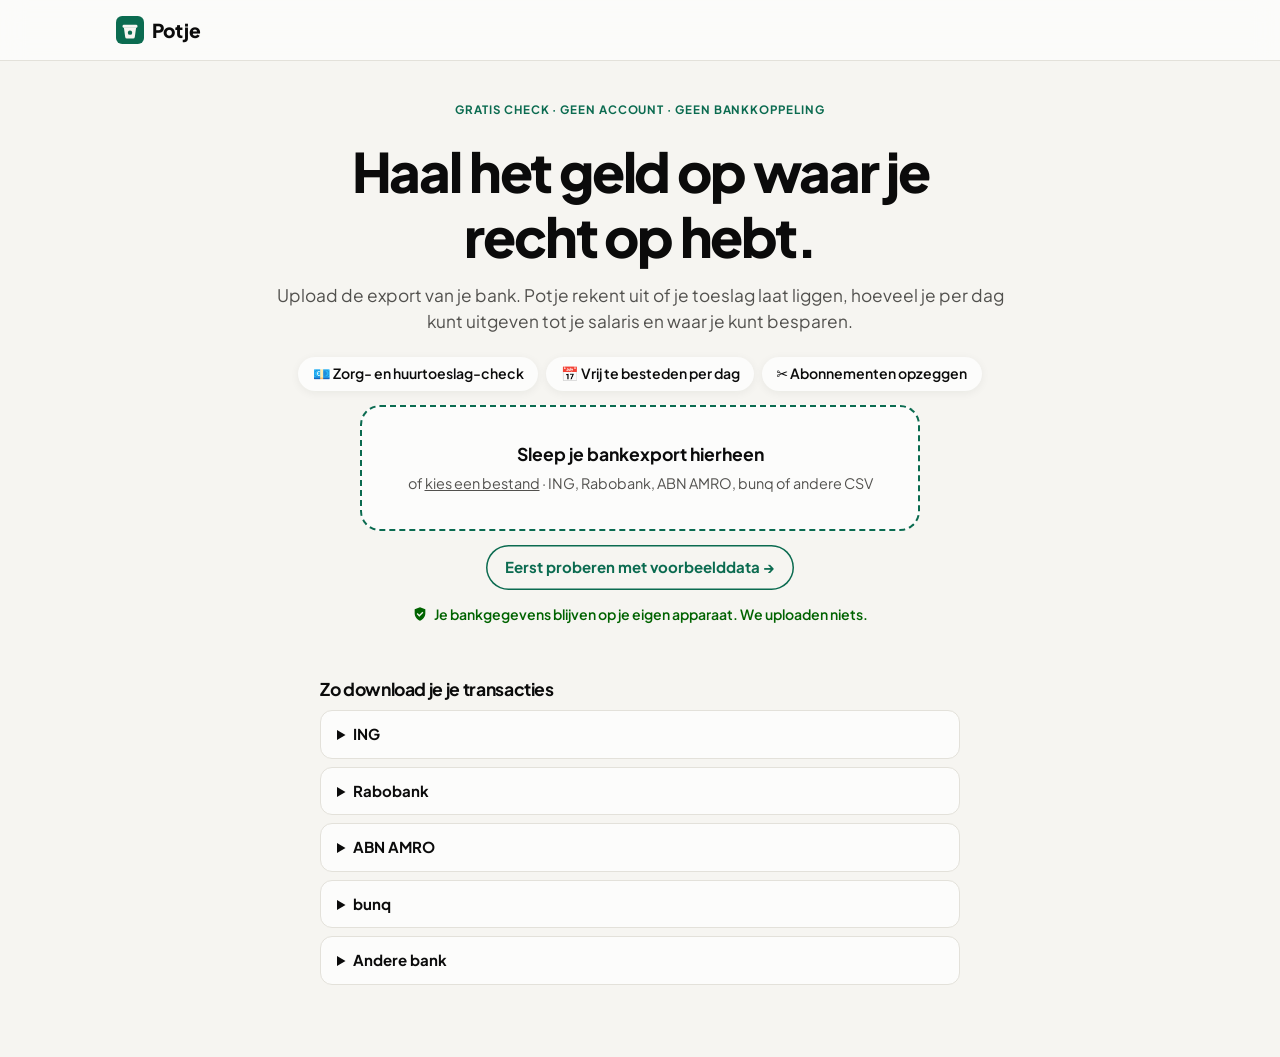
<file: budgetapp/index.html>
<!doctype html>
<html lang="nl">
<head>
<meta charset="utf-8">
<meta name="viewport" content="width=device-width, initial-scale=1, viewport-fit=cover">
<title>Potje · Weet waar je geld blijft</title>
<meta name="description" content="Check in een minuut of je geld laat liggen, zoals zorgtoeslag of huurtoeslag, en zie waar je geld blijft. Je gegevens blijven op je eigen apparaat.">
<meta name="theme-color" content="#0b6b50">
<link rel="manifest" href="manifest.webmanifest">
<link rel="icon" href="icon.svg" type="image/svg+xml">
<link rel="apple-touch-icon" href="icon.svg">
<link rel="preconnect" href="https://fonts.googleapis.com">
<link rel="preconnect" href="https://fonts.gstatic.com" crossorigin>
<link href="https://fonts.googleapis.com/css2?family=Plus+Jakarta+Sans:wght@400;500;600;700;800&display=swap" rel="stylesheet">
<link rel="stylesheet" href="styles.css">
</head>
<body>
<div id="app"></div>
<div id="tooltip" role="status" aria-live="polite"></div>
<div id="toast" role="status" aria-live="polite"></div>
<input type="file" id="file" accept=".csv,.txt,.tab,text/csv,text/plain" multiple hidden>
<script src="js/parsers.js"></script>
<script src="js/categorize.js"></script>
<script src="js/sample.js"></script>
<script src="js/regelingen.js"></script>
<script src="js/app.js"></script>
</body>
</html>
</file>
<file: budgetapp/styles.css>
:root {
  color-scheme: light;
  --bg: #f6f5f1;
  --surface: #fcfcfb;
  --surface-2: #f0efec;
  --border: #e3e1da;
  --text: #0b0b0b;
  --text-2: #52514e;
  --text-3: #75736d;
  --brand: #0b6b50;
  --brand-ink: #ffffff;
  --brand-soft: #e3f2ec;
  --series: #2a78d6;
  --series-current: #184f95;
  --track: #ecebe6;
  --good: #0ca30c;
  --good-text: #006300;
  --warning: #fab219;
  --warning-text: #8a5a00;
  --critical: #d03b3b;
  --critical-text: #b42323;
  --shadow: 0 1px 2px rgba(20, 20, 10, .05), 0 4px 16px rgba(20, 20, 10, .04);
  --radius: 16px;
}
@media (prefers-color-scheme: dark) {
  :root:not([data-theme="light"]) {
    color-scheme: dark;
    --bg: #121211; --surface: #1a1a19; --surface-2: #232321; --border: #2f2f2c;
    --text: #f0efec; --text-2: #c3c2b7; --text-3: #9b9a92;
    --brand: #3cc39a; --brand-ink: #0b1f18; --brand-soft: #173a2f;
    --series: #3987e5; --series-current: #86b6ef; --track: #2a2a27;
    --good-text: #4fd14f; --warning-text: #fab219; --critical-text: #f08080;
    --shadow: none;
  }
}
:root[data-theme="dark"] {
  color-scheme: dark;
  --bg: #121211; --surface: #1a1a19; --surface-2: #232321; --border: #2f2f2c;
  --text: #f0efec; --text-2: #c3c2b7; --text-3: #9b9a92;
  --brand: #3cc39a; --brand-ink: #0b1f18; --brand-soft: #173a2f;
  --series: #3987e5; --series-current: #86b6ef; --track: #2a2a27;
  --good-text: #4fd14f; --warning-text: #fab219; --critical-text: #f08080;
  --shadow: none;
}

* { box-sizing: border-box; }
html { -webkit-text-size-adjust: 100%; }
body {
  margin: 0; background: var(--bg); color: var(--text);
  font: 15px/1.5 "Plus Jakarta Sans", system-ui, -apple-system, "Segoe UI", sans-serif;
  -webkit-font-smoothing: antialiased;
}
h1, h2, h3 { margin: 0; line-height: 1.2; letter-spacing: -0.02em; }
h2 { font-size: 1.1rem; }
p { margin: 0 0 .5rem; }
button, input, select { font: inherit; color: inherit; }
button { cursor: pointer; }
:focus-visible { outline: 2px solid var(--series); outline-offset: 2px; border-radius: 6px; }
.sr { position: absolute; width: 1px; height: 1px; overflow: hidden; clip: rect(0 0 0 0); }
.wrap { max-width: 1080px; margin: 0 auto; padding: 0 16px; }
.muted { color: var(--text-2); }
.small { font-size: .85rem; }
.eyebrow { text-transform: uppercase; letter-spacing: .08em; font-size: .72rem; font-weight: 700; color: var(--brand); margin-bottom: .4rem; }

/* knoppen */
.btn { border: 0; background: var(--brand); color: var(--brand-ink); padding: .7rem 1.2rem; border-radius: 999px; font-weight: 700; }
.btn:hover { filter: brightness(1.08); }
.btn.small { padding: .45rem .9rem; font-size: .88rem; white-space: nowrap; }
.btn.ghost { background: transparent; color: var(--brand); box-shadow: inset 0 0 0 1.5px var(--brand); }
.link { background: none; border: 0; padding: 0; color: var(--brand); font-weight: 600; text-decoration: underline; text-underline-offset: 3px; }

/* topbar */
.topbar { background: var(--surface); border-bottom: 1px solid var(--border); position: sticky; top: 0; z-index: 10; }
.topbar > .wrap { display: flex; align-items: center; gap: 12px; height: 60px; }
.logo { display: flex; align-items: center; gap: 8px; font-weight: 800; font-size: 1.2rem; letter-spacing: -0.03em; margin-right: auto; }
.month-select select { border: 1px solid var(--border); background: var(--surface-2); border-radius: 999px; padding: .4rem .8rem; font-weight: 600; max-width: min(46vw, 230px); }
.tabs { display: flex; gap: 4px; overflow-x: auto; scrollbar-width: none; }
.tabs button { background: none; border: 0; padding: .7rem .8rem; font-weight: 600; color: var(--text-2); border-bottom: 2.5px solid transparent; white-space: nowrap; }
.tabs button.active { color: var(--text); border-bottom-color: var(--brand); }
.sample-bar { margin-top: 12px; background: var(--brand-soft); border-radius: 12px; padding: .6rem 1rem; font-size: .9rem; }

main.wrap { padding-top: 20px; padding-bottom: 24px; display: grid; gap: 16px; }
.card { background: var(--surface); border: 1px solid var(--border); border-radius: var(--radius); padding: 20px; box-shadow: var(--shadow); min-width: 0; }
.card-head { display: flex; justify-content: space-between; align-items: baseline; gap: 12px; flex-wrap: wrap; margin-bottom: 14px; }
.card-head .muted { font-size: .85rem; }
.grid2 { display: grid; grid-template-columns: 1.2fr 1fr; gap: 16px; }
@media (max-width: 820px) { .grid2 { grid-template-columns: 1fr; } }

/* stat tiles */
.stats { display: grid; grid-template-columns: repeat(4, 1fr); gap: 12px; }
@media (max-width: 820px) { .stats { grid-template-columns: repeat(2, 1fr); } }
.stat { background: var(--surface); border: 1px solid var(--border); border-radius: var(--radius); padding: 14px 16px; display: flex; flex-direction: column; gap: 2px; box-shadow: var(--shadow); min-width: 0; }
.stat-label { font-size: .82rem; color: var(--text-2); font-weight: 600; }
.stat-value { font-size: clamp(1.25rem, 4vw, 1.7rem); font-weight: 800; letter-spacing: -0.03em; font-variant-numeric: tabular-nums; }
.stat.neg .stat-value { color: var(--critical-text); }
.delta { font-size: .78rem; color: var(--text-3); }
.delta.good { color: var(--good-text); }
.delta.bad { color: var(--critical-text); }

/* tip */
.tip-hero, .tip { display: flex; gap: 20px; justify-content: space-between; align-items: center; }
.tip-hero { background: var(--brand-soft); border-color: transparent; }
.tip-hero h2 { font-size: 1.3rem; margin-bottom: .5rem; }
.tip-hero p, .tip p { color: var(--text-2); max-width: 62ch; }
.tip-action { font-weight: 700; color: var(--brand) !important; margin: .4rem 0 0; }
.tip-save { text-align: center; flex: none; display: flex; flex-direction: column; min-width: 110px; }
.tip-save strong { font-size: 1.6rem; font-weight: 800; letter-spacing: -0.03em; color: var(--brand); }
.tip-save strong.neg { color: var(--critical-text); }
.tip-save span { font-size: .8rem; color: var(--text-2); }
.urgent { box-shadow: inset 4px 0 0 var(--critical); }
.more-tips { justify-self: start; margin-top: -8px; background: none; border: 0; color: var(--brand); font-weight: 700; padding: 0; }
@media (max-width: 600px) { .tip-hero, .tip { flex-direction: column; align-items: flex-start; } .tip-save { text-align: left; } }

/* horizontale staven */
.hbars { list-style: none; margin: 0; padding: 0; display: grid; gap: 4px; }
.hbar { width: 100%; display: grid; grid-template-columns: minmax(90px, 38%) 1fr auto; align-items: center; gap: 10px; background: none; border: 0; padding: 6px 4px; border-radius: 8px; text-align: left; }
.hbar:hover { background: var(--surface-2); }
.hbar-label { font-size: .88rem; font-weight: 600; overflow: hidden; text-overflow: ellipsis; white-space: nowrap; }
.hbar-track { height: 14px; display: block; }
.hbar-fill { display: block; height: 100%; background: var(--series); border-radius: 0 4px 4px 0; }
.hbar-value { font-size: .88rem; font-variant-numeric: tabular-nums; color: var(--text-2); min-width: 56px; text-align: right; }
.hint { font-size: .78rem; color: var(--text-3); margin: 10px 0 0; }

/* kolommen */
.cols { display: flex; align-items: flex-end; height: 190px; border-bottom: 1px solid var(--border); margin-bottom: 26px; }
.col { height: 100%; display: flex; flex-direction: column; justify-content: flex-end; align-items: center; background: none; border: 0; padding: 0 5px; position: relative; }
.col-bar { width: 100%; max-width: 44px; background: var(--series); border-radius: 4px 4px 0 0; opacity: .55; }
.col:hover .col-bar { opacity: .8; }
.col.current .col-bar { opacity: 1; background: var(--series-current); }
.col-val { font-size: .78rem; font-weight: 700; margin-bottom: 4px; white-space: nowrap; min-height: 1.1em; }
.col-label { position: absolute; bottom: -22px; font-size: .78rem; color: var(--text-3); }
.col.current .col-label { color: var(--text); font-weight: 700; }

/* budgetten */
.sub { font-size: .95rem; margin: 6px 0 10px; }
.budgets { list-style: none; padding: 0; margin: 0 0 10px; display: grid; gap: 14px; }
.budget-row { display: flex; justify-content: space-between; gap: 8px; font-size: .88rem; font-weight: 600; margin-bottom: 5px; }
.budget-row .muted { font-weight: 500; }
.budget-track { height: 8px; background: var(--track); border-radius: 99px; overflow: hidden; }
.budget-fill { display: block; height: 100%; border-radius: 99px; }
.budget-fill.good { background: var(--good); }
.budget-fill.warning { background: var(--warning); }
.budget-fill.critical { background: var(--critical); }
.status { display: inline-flex; align-items: center; gap: 5px; font-size: .78rem; font-weight: 600; margin-top: 4px; }
.status i { font-style: normal; width: 15px; height: 15px; border-radius: 50%; display: inline-grid; place-items: center; font-size: .65rem; color: #fff; }
.status.good { color: var(--good-text); } .status.good i { background: var(--good); }
.status.warning { color: var(--warning-text); } .status.warning i { background: var(--warning); color: #3a2600; }
.status.critical { color: var(--critical-text); } .status.critical i { background: var(--critical); }
.nudge { background: var(--surface-2); border-radius: 12px; padding: 14px; display: flex; flex-direction: column; gap: 6px; align-items: flex-start; }
.nudge p { color: var(--text-2); font-size: .9rem; }
.budget-inputs { list-style: none; padding: 0; margin: 10px 0 0; display: grid; gap: 6px; }
.budget-inputs li { display: flex; justify-content: space-between; align-items: center; gap: 10px; padding: 6px 0; border-bottom: 1px solid var(--border); }
.budget-inputs label { font-weight: 600; font-size: .9rem; display: flex; flex-direction: column; }
.budget-inputs small { color: var(--text-3); font-weight: 500; }
.euro-input { display: flex; align-items: center; gap: 4px; background: var(--surface-2); border-radius: 10px; padding: 0 10px; border: 1px solid var(--border); }
.euro-input input { width: 84px; border: 0; background: none; padding: 8px 0; text-align: right; font-variant-numeric: tabular-nums; }
.euro-input input:focus { outline: none; }
.euro-input:focus-within { outline: 2px solid var(--series); }

/* vaste lasten */
.recurring { list-style: none; padding: 0; margin: 0; display: grid; grid-template-columns: repeat(auto-fill, minmax(240px, 1fr)); gap: 0 24px; }
.recurring li { display: flex; justify-content: space-between; gap: 10px; padding: 9px 0; border-bottom: 1px solid var(--border); font-size: .9rem; font-weight: 600; }
.recurring small { display: block; font-weight: 500; color: var(--text-3); font-size: .76rem; }
.recurring .amt { text-align: right; font-variant-numeric: tabular-nums; }

/* tips-pagina */
.tips-head h1 { font-size: clamp(1.5rem, 5vw, 2.2rem); margin-bottom: .4rem; }
.hl { color: var(--brand); }
.tips { list-style: none; padding: 0; margin: 0; display: grid; gap: 12px; }
.tip h2 { margin-bottom: .4rem; }
.tip.locked { filter: blur(5px); user-select: none; pointer-events: none; opacity: .7; }
.paywall { text-align: center; display: flex; flex-direction: column; align-items: center; gap: 10px; border: 2px solid var(--brand); }
.paywall h2 { font-size: 1.35rem; max-width: 30ch; }
.checks { list-style: none; padding: 0; margin: 4px 0; text-align: left; display: grid; gap: 6px; }
.checks li::before { content: "✓"; color: var(--brand); font-weight: 800; margin-right: 8px; }
.plans { display: flex; gap: 12px; flex-wrap: wrap; justify-content: center; margin: 6px 0; }
.plan { position: relative; background: var(--surface); border: 1.5px solid var(--border); border-radius: 14px; padding: 16px 26px; display: flex; flex-direction: column; min-width: 140px; }
.plan:first-child { border-color: var(--brand); background: var(--brand-soft); }
.plan strong { font-size: 1.5rem; font-weight: 800; }
.plan span { color: var(--text-2); font-size: .85rem; }
.plan .badge { position: absolute; top: -10px; left: 50%; transform: translateX(-50%); background: var(--brand); color: var(--brand-ink); font-size: .7rem; font-weight: 700; padding: 1px 8px; border-radius: 99px; white-space: nowrap; }

/* transacties */
.filters { display: flex; gap: 8px; flex-wrap: wrap; margin-bottom: 10px; }
.filters input, .filters select, .tx select { border: 1px solid var(--border); background: var(--surface-2); border-radius: 10px; padding: .5rem .7rem; }
.filters input { flex: 1 1 220px; min-width: 0; }
.filters select { flex: 0 1 220px; min-width: 0; }
.txlist { list-style: none; padding: 0; margin: 8px 0 0; }
.txdate { font-size: .78rem; font-weight: 700; color: var(--text-3); text-transform: capitalize; padding: 14px 0 4px; }
.tx { display: grid; grid-template-columns: 1fr minmax(0, 190px) auto; gap: 10px; align-items: center; padding: 8px 0; border-bottom: 1px solid var(--border); }
.tx-main { min-width: 0; display: flex; flex-direction: column; }
.tx-main strong { font-size: .92rem; white-space: nowrap; overflow: hidden; text-overflow: ellipsis; }
.tx-main small { color: var(--text-3); white-space: nowrap; overflow: hidden; text-overflow: ellipsis; }
.tx select { font-size: .82rem; padding: .3rem .4rem; width: 100%; }
.tx-amt { font-weight: 700; font-variant-numeric: tabular-nums; text-align: right; min-width: 84px; }
.tx-amt.pos { color: var(--good-text); }
@media (max-width: 600px) {
  .tx { grid-template-columns: 1fr auto; }
  .tx select { grid-column: 1 / -1; grid-row: 2; }
}

/* welkom */
.welcome { padding-top: 40px; }
.hero { text-align: center; display: flex; flex-direction: column; align-items: center; gap: 14px; padding: 20px 0 30px; }
.hero h1 { font-size: clamp(2rem, 7vw, 3.4rem); font-weight: 800; letter-spacing: -0.04em; max-width: 16ch; }
.lede { font-size: 1.08rem; color: var(--text-2); max-width: 56ch; }
.dropzone { width: 100%; max-width: 560px; border: 2px dashed var(--brand); background: var(--surface); border-radius: 20px; padding: 34px 20px; display: flex; flex-direction: column; gap: 6px; cursor: pointer; transition: background .15s; }
.dropzone:hover, body.dragging .dropzone { background: var(--brand-soft); }
.dropzone strong { font-size: 1.1rem; }
.dropzone span { color: var(--text-2); font-size: .9rem; }
.privacy { display: flex; align-items: center; gap: 6px; color: var(--good-text); font-size: .88rem; font-weight: 600; }
.how { max-width: 640px; margin: 0 auto 40px; width: 100%; }
.how h2 { margin-bottom: 10px; }
.how details { background: var(--surface); border: 1px solid var(--border); border-radius: 12px; padding: 12px 16px; margin-bottom: 8px; }
.how summary { font-weight: 700; cursor: pointer; }
.how details p { margin: 8px 0 0; color: var(--text-2); }

body.dragging::after { content: "Laat los om te importeren"; position: fixed; inset: 0; display: grid; place-items: center; background: rgba(11, 107, 80, .85); color: #fff; font-size: 1.4rem; font-weight: 800; z-index: 50; pointer-events: none; }

.foot { display: flex; justify-content: space-between; gap: 12px; flex-wrap: wrap; padding-bottom: 40px; font-size: .82rem; color: var(--text-3); }

/* tooltip & toast */
#tooltip { position: fixed; z-index: 60; pointer-events: none; background: var(--text); color: var(--bg); padding: 8px 10px; border-radius: 10px; font-size: .82rem; display: flex; flex-direction: column; opacity: 0; transition: opacity .1s; max-width: 240px; }
#tooltip.show { opacity: 1; }
#tooltip small { opacity: .75; }
#toast { position: fixed; left: 50%; bottom: 24px; transform: translate(-50%, 20px); background: var(--text); color: var(--bg); padding: 12px 18px; border-radius: 12px; font-weight: 600; font-size: .9rem; opacity: 0; transition: all .2s; z-index: 70; max-width: calc(100vw - 32px); pointer-events: none; }
#toast.show { opacity: 1; transform: translate(-50%, 0); }
#toast.error { background: var(--critical); color: #fff; }

@media (prefers-reduced-motion: reduce) { * { transition: none !important; } }

.partial-note { background: var(--surface-2); border-radius: 12px; padding: .6rem 1rem; font-size: .88rem; color: var(--text-2); margin: 0; }
@media (max-width: 600px) {
  .tabs button { padding: .7rem .55rem; font-size: .9rem; }
  .hbar { grid-template-columns: minmax(80px, 42%) 1fr auto; }
  .hbar-label { white-space: normal; line-height: 1.2; }
  .topbar > .wrap { gap: 8px; }
}

/* nu: vrij te besteden + bespaarteller */
.now-row { display: grid; grid-template-columns: 1.6fr 1fr; gap: 16px; }
@media (max-width: 820px) { .now-row { grid-template-columns: 1fr; } }
.big { font-size: clamp(2rem, 7vw, 2.6rem); font-weight: 800; letter-spacing: -0.04em; line-height: 1.1; margin: 0 0 .3rem; font-variant-numeric: tabular-nums; }
.big span { font-size: 1rem; font-weight: 600; color: var(--text-2); letter-spacing: 0; }
.big.neg { color: var(--critical-text); }
.big.zero { color: var(--text-3); }
.forecast { border-top: 4px solid var(--brand); }
.forecast.short { border-top-color: var(--critical); }
.forecast p { color: var(--text-2); }
.forecast p strong { color: var(--text); }
.counter .big { color: var(--brand); }
.good-text { color: var(--good-text); font-weight: 600; }
.calc { margin-top: 6px; font-size: .85rem; }
.calc summary { cursor: pointer; color: var(--brand); font-weight: 600; }
.calc dl { display: grid; grid-template-columns: 1fr auto; gap: 4px 16px; margin: 10px 0 0; }
.calc dt { color: var(--text-2); }
.calc dd { margin: 0; text-align: right; font-variant-numeric: tabular-nums; }
.calc .total { font-weight: 700; color: var(--text); border-top: 1px solid var(--border); padding-top: 4px; }
.asof { font-size: .78rem; color: var(--text-3) !important; margin: 8px 0 0; }
.asof.stale { color: var(--warning-text) !important; }
.section-title { font-size: 1.05rem; margin: 6px 0 -6px; text-transform: capitalize; }

/* chips & acties */
.chip { display: inline-flex; align-items: center; gap: 4px; background: var(--surface); border: 1.5px solid var(--border); color: var(--text); border-radius: 999px; padding: .3rem .8rem; font-size: .82rem; font-weight: 600; text-decoration: none; cursor: pointer; }
.chip:hover { border-color: var(--brand); color: var(--brand); }
.chip.on { background: var(--brand); border-color: var(--brand); color: var(--brand-ink); }
.tip-hero .chip, .tip .chip { margin-top: 10px; }
.tip.is-done { opacity: .75; }
.tip .status { margin: 0 0 6px; }
.recurring li { flex-direction: column; align-items: stretch; gap: 6px; }
.rec-top { display: flex; justify-content: space-between; gap: 10px; }
.rec-actions { display: flex; gap: 6px; flex-wrap: wrap; align-items: center; }
.recurring li.cancelled .rec-top { color: var(--text-3); text-decoration: line-through; }
.link.small { font-size: .78rem; }
.forecast p.big { color: var(--text); }
.forecast p.big.neg { color: var(--critical-text); }
@media (max-width: 600px) {
  .logo { font-size: 1.05rem; }
  .month-select select { max-width: 40vw; font-size: .85rem; padding: .35rem .6rem; }
  [data-act="upload"].btn.small { padding: .4rem .7rem; font-size: .82rem; }
}

/* ═════════ Visuele vernieuwing ═════════ */
:root { --radius: 20px; --hero-a: #0b6b50; --hero-b: #13a07a; --cat-bg: #eef3f0; }
@media (prefers-color-scheme: dark) { :root:not([data-theme="light"]) { --hero-a: #0d4f3d; --hero-b: #128263; --cat-bg: #232a27; } }
:root[data-theme="dark"] { --hero-a: #0d4f3d; --hero-b: #128263; --cat-bg: #232a27; }

body { background: var(--bg); }
.card { border-radius: var(--radius); border-color: transparent; box-shadow: 0 1px 2px rgba(20,30,25,.04), 0 8px 24px rgba(20,30,25,.06); }
.stat { border-color: transparent; box-shadow: 0 1px 2px rgba(20,30,25,.04), 0 8px 24px rgba(20,30,25,.06); border-radius: 18px; }
@media (prefers-color-scheme: dark) { :root:not([data-theme="light"]) .card, :root:not([data-theme="light"]) .stat { border-color: var(--border); box-shadow: none; } }
.topbar { background: color-mix(in srgb, var(--surface) 88%, transparent); backdrop-filter: saturate(1.4) blur(12px); -webkit-backdrop-filter: saturate(1.4) blur(12px); }
.tabs button.tab { display: inline-flex; align-items: center; gap: 6px; }
.tabs button.tab svg { width: 18px; height: 18px; }

/* hero-kaart */
.hero-card { position: relative; overflow: hidden; border-radius: 24px; padding: 24px; color: #fff;
  background: radial-gradient(120% 140% at 100% 0%, rgba(255,255,255,.18) 0, rgba(255,255,255,0) 45%), linear-gradient(135deg, var(--hero-a), var(--hero-b));
  display: flex; align-items: flex-end; justify-content: space-between; gap: 18px; box-shadow: 0 12px 32px rgba(11,107,80,.28); }
.hero-card::after { content: ""; position: absolute; right: -60px; bottom: -80px; width: 240px; height: 240px; border-radius: 50%; background: rgba(255,255,255,.07); pointer-events: none; }
.hero-card.calm { background: linear-gradient(135deg, #2c4a6e, #3f6e9c); box-shadow: 0 12px 32px rgba(44,74,110,.25); }
.hero-card h2 { font-size: 1.35rem; margin: 2px 0 6px; max-width: 26ch; }
.hero-card p { color: rgba(255,255,255,.88); margin: 0; max-width: 54ch; }
.hero-eyebrow { text-transform: uppercase; letter-spacing: .08em; font-size: .72rem; font-weight: 700; color: rgba(255,255,255,.8) !important; margin-bottom: 4px !important; }
.hero-amount { font-size: clamp(2.4rem, 9vw, 3.4rem); font-weight: 800; letter-spacing: -0.04em; line-height: 1.05; color: #fff !important; margin: 4px 0 6px !important; font-variant-numeric: tabular-nums; }
.hero-amount span { font-size: 1rem; font-weight: 600; letter-spacing: 0; opacity: .85; }
.btn.light { background: #fff; color: var(--hero-a); white-space: nowrap; position: relative; z-index: 1; box-shadow: 0 4px 14px rgba(0,0,0,.12); }
.btn.big-btn { padding: .9rem 1.4rem; font-size: 1rem; width: 100%; max-width: 420px; }
@media (max-width: 600px) { .hero-card { flex-direction: column; align-items: stretch; padding: 20px; } .hero-card .btn { text-align: center; } }

/* categorie-iconen en avatars */
.cat-ico { width: 30px; height: 30px; flex: none; border-radius: 10px; background: var(--cat-bg); display: inline-grid; place-items: center; font-size: 15px; }
.hbar { grid-template-columns: minmax(130px, 40%) 1fr auto; }
.hbar-label { display: flex; align-items: center; gap: 10px; }
.hbar-label > span:last-child { overflow: hidden; text-overflow: ellipsis; }
.hbar-track { height: 10px; background: var(--track); border-radius: 99px; overflow: hidden; }
.hbar-fill { border-radius: 99px; }
.avatar { --h: 158; width: 36px; height: 36px; flex: none; border-radius: 12px; display: inline-grid; place-items: center; font-size: .78rem; font-weight: 800; letter-spacing: .02em;
  background: hsl(var(--h) 55% 92%); color: hsl(var(--h) 60% 28%); }
@media (prefers-color-scheme: dark) { :root:not([data-theme="light"]) .avatar { background: hsl(var(--h) 30% 22%); color: hsl(var(--h) 60% 80%); } }
:root[data-theme="dark"] .avatar { background: hsl(var(--h) 30% 22%); color: hsl(var(--h) 60% 80%); }
.rec-top { align-items: center; }
.rec-name { flex: 1; min-width: 0; }
.recurring li { padding: 12px 0; }
.tx { grid-template-columns: auto 1fr minmax(0, 180px) auto; }
@media (max-width: 600px) {
  .tx { grid-template-columns: auto 1fr auto; }
  .tx select { grid-column: 2 / -1; grid-row: 2; }
  .hbar { grid-template-columns: minmax(118px, 46%) 1fr auto; }
}

/* geld-check */
.check-intro h1 { font-size: clamp(1.6rem, 6vw, 2.3rem); margin: 4px 0 8px; max-width: 22ch; }
.check-form { display: grid; gap: 20px; }
.check-form fieldset { border: 0; padding: 0; margin: 0; display: grid; gap: 8px; }
.check-form legend, .field { font-weight: 700; font-size: .95rem; }
.field { display: grid; gap: 8px; }
.field-row { display: grid; grid-template-columns: 1fr 1fr; gap: 16px; }
@media (max-width: 600px) { .field-row { grid-template-columns: 1fr; } }
.check-form .hint { font-weight: 500; margin: 0; font-size: .8rem; color: var(--text-3); }
.check-form .euro-input { max-width: 260px; }
.check-form .euro-input input { width: 100%; text-align: left; font-size: 1.05rem; }
.plain-input { border: 1px solid var(--border); background: var(--surface-2); border-radius: 10px; padding: .6rem .8rem; font-size: 1rem; max-width: 260px; }
.seg { display: inline-flex; gap: 6px; flex-wrap: wrap; }
.seg.col { display: grid; }
.seg label { cursor: pointer; }
.seg input { position: absolute; opacity: 0; pointer-events: none; }
.seg span { display: inline-block; padding: .55rem 1rem; border-radius: 12px; border: 1.5px solid var(--border); background: var(--surface); font-weight: 600; font-size: .92rem; }
.seg input:checked + span { border-color: var(--brand); background: var(--brand-soft); color: var(--brand); }
.seg input:focus-visible + span { outline: 2px solid var(--series); outline-offset: 2px; }
.regelingen { list-style: none; padding: 0; margin: 0; display: grid; gap: 12px; }
.reg-head { display: flex; justify-content: space-between; align-items: flex-start; gap: 12px; margin-bottom: 6px; }
.reg-amount { text-align: right; font-size: 1.6rem; font-weight: 800; color: var(--brand); letter-spacing: -0.03em; display: flex; flex-direction: column; line-height: 1.1; }
.reg-amount span { font-size: .75rem; font-weight: 600; color: var(--text-3); letter-spacing: 0; }
.reg-amount.blur { filter: blur(6px); user-select: none; }
.reg.yes { border-left: 5px solid var(--brand); }
.reg.asked { opacity: .8; }
.reg.no, .reg.done { box-shadow: none; background: var(--surface-2); }
.reg p { color: var(--text-2); }
.reg .how { color: var(--text); }
.reg .rec-actions { margin-top: 12px; }
.disclaimer { font-size: .78rem; color: var(--text-3); max-width: 70ch; }

/* welkom */
.proof { list-style: none; padding: 0; margin: 0; display: flex; gap: 8px; flex-wrap: wrap; justify-content: center; }
.proof li { background: var(--surface); border-radius: 99px; padding: .4rem .9rem; font-size: .88rem; font-weight: 600; box-shadow: 0 2px 10px rgba(20,30,25,.06); }
.hero h1 { max-width: 18ch; }

/* importknop + onderbalk op mobiel */
.import-btn { display: inline-flex; align-items: center; gap: 4px; }
.bottombar { display: none; }
@media (max-width: 720px) {
  .topbar > .tabs { display: none; }
  .import-label { display: none; }
  .import-btn { width: 38px; height: 38px; padding: 0 !important; justify-content: center; font-size: 1.2rem !important; }
  .bottombar { display: grid; grid-template-columns: repeat(5, 1fr); position: fixed; left: 0; right: 0; bottom: 0; z-index: 20;
    background: color-mix(in srgb, var(--surface) 92%, transparent); backdrop-filter: blur(14px); -webkit-backdrop-filter: blur(14px);
    border-top: 1px solid var(--border); padding: 6px 4px calc(6px + env(safe-area-inset-bottom)); }
  .bottombar .bb { background: none; border: 0; display: flex; flex-direction: column; align-items: center; gap: 2px; font-size: .68rem; font-weight: 600; color: var(--text-3); padding: 4px 0; }
  .bottombar .bb.active { color: var(--brand); }
  .bottombar .bb.active svg { stroke-width: 2.3; }
  .foot { padding-bottom: 96px; }
  #toast { bottom: calc(84px + env(safe-area-inset-bottom)); }
  .stats { gap: 10px; }
  .stat { padding: 12px 14px; }
  main.wrap { gap: 14px; padding-top: 14px; }
}
</file>
